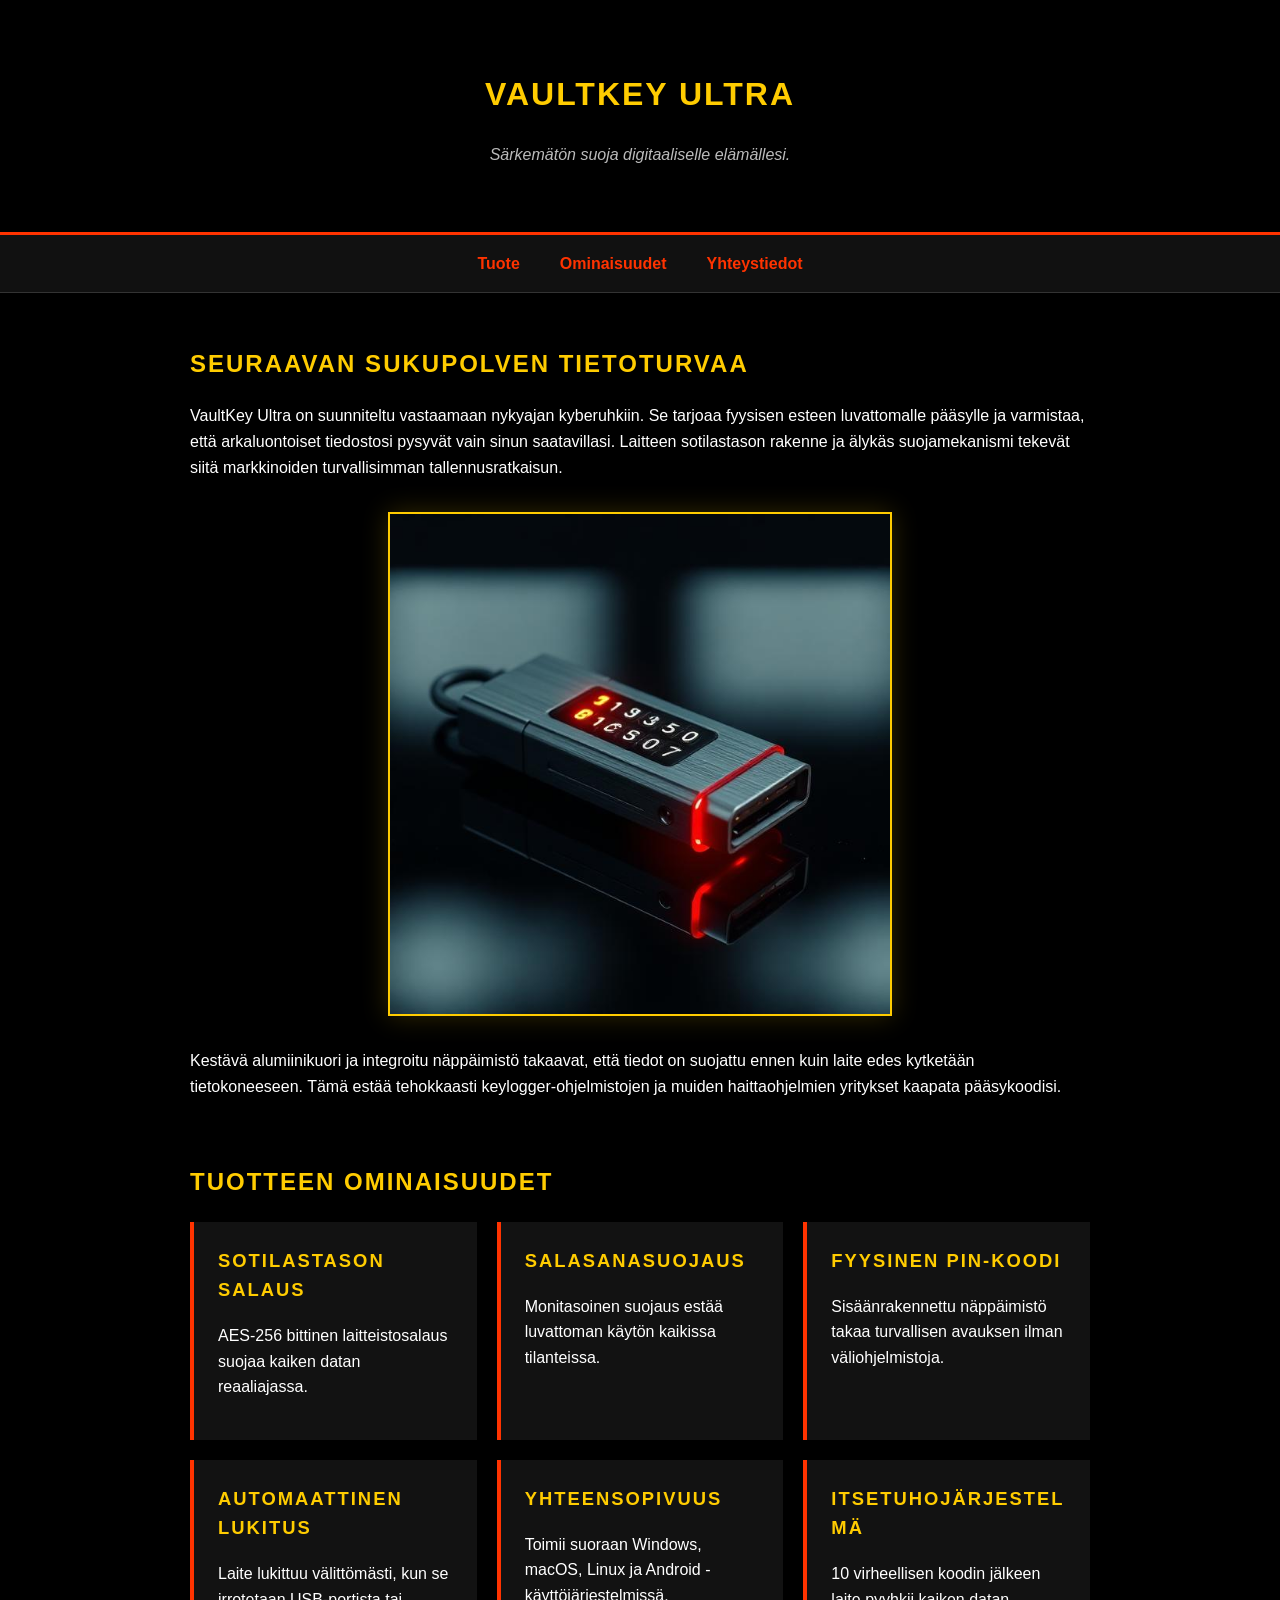
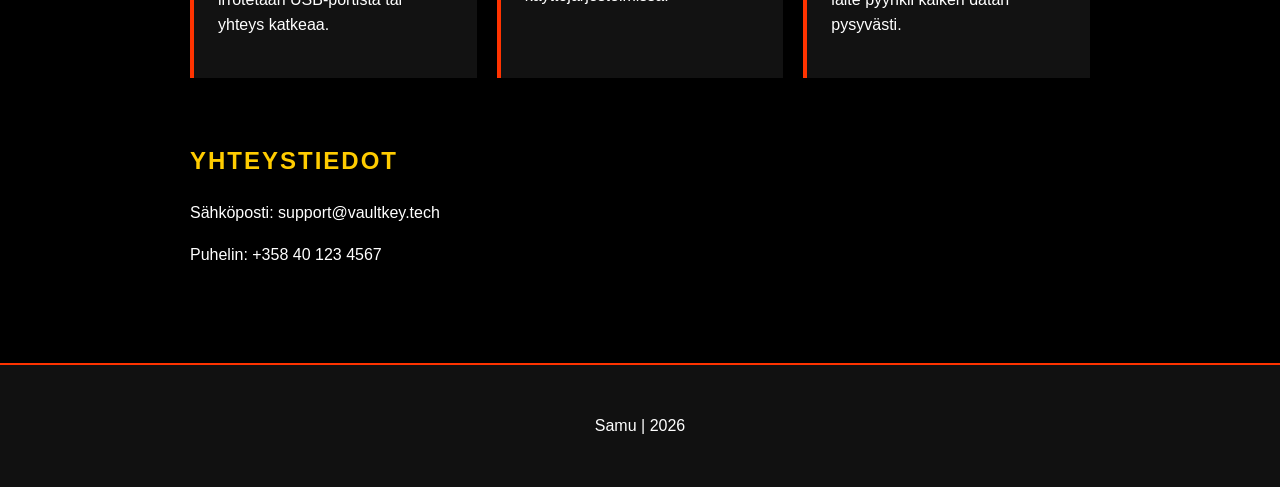
<file: index.html>
<!DOCTYPE html>
<html lang="fi">
<head>
    <meta charset="UTF-8">
    <meta name="viewport" content="width=device-width, initial-scale=1.0">
    <title>VaultKey Ultra - Kyberturvallinen Muistitikku</title>
    <link rel="stylesheet" href="style.css">
</head>
<body>

    <header>
        <h1>VaultKey Ultra</h1>
        <p>Särkemätön suoja digitaaliselle elämällesi.</p>
    </header>

    <nav>
        <a href="#tuote">Tuote</a>
        <a href="#ominaisuudet">Ominaisuudet</a>
        <a href="#yhteystiedot">Yhteystiedot</a>
    </nav>

    <main class="container">
        <section id="tuote">
            <h2>Seuraavan sukupolven tietoturvaa</h2>
            <p>
                VaultKey Ultra on suunniteltu vastaamaan nykyajan kyberuhkiin. Se tarjoaa fyysisen esteen luvattomalle pääsylle ja varmistaa, että arkaluontoiset tiedostosi pysyvät vain sinun saatavillasi. Laitteen sotilastason rakenne ja älykäs suojamekanismi tekevät siitä markkinoiden turvallisimman tallennusratkaisun.
            </p>
            
            <img src="muistitikku.jpg" alt="VaultKey Ultra muistitikku" class="hero-image">

            <p>
                Kestävä alumiinikuori ja integroitu näppäimistö takaavat, että tiedot on suojattu ennen kuin laite edes kytketään tietokoneeseen. Tämä estää tehokkaasti keylogger-ohjelmistojen ja muiden haittaohjelmien yritykset kaapata pääsykoodisi.
            </p>
        </section>

        <section id="ominaisuudet">
            <h2>Tuotteen ominaisuudet</h2>
            <div class="features-grid">
                <div class="feature-card">
                    <h3>Sotilastason salaus</h3>
                    <p>AES-256 bittinen laitteistosalaus suojaa kaiken datan reaaliajassa.</p>
                </div>
                <div class="feature-card">
                    <h3>Salasanasuojaus</h3>
                    <p>Monitasoinen suojaus estää luvattoman käytön kaikissa tilanteissa.</p>
                </div>
                <div class="feature-card">
                    <h3>Fyysinen PIN-koodi</h3>
                    <p>Sisäänrakennettu näppäimistö takaa turvallisen avauksen ilman väliohjelmistoja.</p>
                </div>
                <div class="feature-card">
                    <h3>Automaattinen lukitus</h3>
                    <p>Laite lukittuu välittömästi, kun se irrotetaan USB-portista tai yhteys katkeaa.</p>
                </div>
                <div class="feature-card">
                    <h3>Yhteensopivuus</h3>
                    <p>Toimii suoraan Windows, macOS, Linux ja Android -käyttöjärjestelmissä.</p>
                </div>
                <div class="feature-card">
                    <h3>Itsetuhojärjestelmä</h3>
                    <p>10 virheellisen koodin jälkeen laite pyyhkii kaiken datan pysyvästi.</p>
                </div>
            </div>
        </section>

        <section id="yhteystiedot">
            <h2>Yhteystiedot</h2>
            <p>Sähköposti: support@vaultkey.tech</p>
            <p>Puhelin: +358 40 123 4567</p>
        </section>
    </main>

    <footer>
        <p>Samu | 2026</p>
    </footer>

</body>
</html>
</file>
<file: style.css>
body {
    background-color: #000000;
    color: #ffffff;
    font-family: 'Segoe UI', Arial, sans-serif;
    margin: 0;
    line-height: 1.6;
}

h1, h2, h3 {
    color: #ffcc00;
    text-transform: uppercase;
    letter-spacing: 2px;
}

a {
    color: #ff3300;
    text-decoration: none;
    font-weight: bold;
}

header {
    padding: 3rem 1rem;
    text-align: center;
    border-bottom: 3px solid #ff3300;
}

header p {
    font-style: italic;
    color: #bbbbbb;
}

nav {
    display: flex;
    justify-content: center;
    background: #111111;
    padding: 1rem;
    position: sticky;
    top: 0;
    z-index: 1000;
    border-bottom: 1px solid #333333;
}

nav a {
    margin: 0 20px;
    transition: color 0.3s;
}

nav a:hover {
    color: #ffcc00;
}

.container {
    max-width: 900px;
    margin: 0 auto;
    padding: 2rem;
}

section {
    margin-bottom: 4rem;
}

.hero-image {
    width: 100%;
    max-width: 500px;
    height: auto;
    border: 2px solid #ffcc00;
    display: block;
    margin: 2rem auto;
    box-shadow: 0 0 25px rgba(255, 204, 0, 0.2);
}

.features-grid {
    display: grid;
    grid-template-columns: repeat(auto-fit, minmax(250px, 1fr));
    gap: 20px;
}

.feature-card {
    background: #121212;
    padding: 1.5rem;
    border-left: 4px solid #ff3300;
    word-wrap: break-word;
    overflow-wrap: break-word;
    hyphens: auto;
}

.feature-card h3 {
    margin-top: 0;
    font-size: 1.15rem;
}

footer {
    text-align: center;
    padding: 2rem;
    background: #111111;
    border-top: 2px solid #ff3300;
}
</file>
